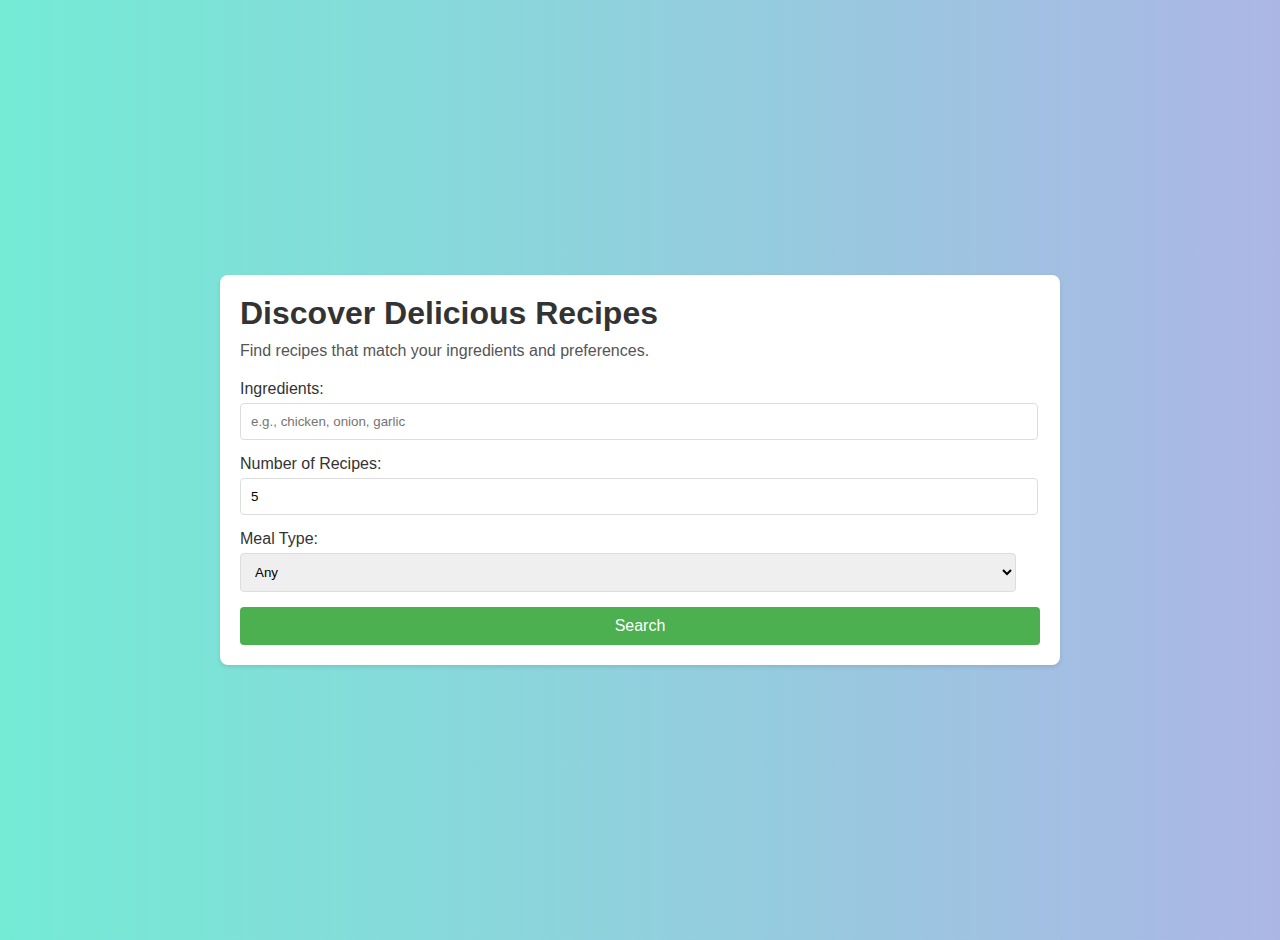
<file: Software dev 2023/index.html>
<!DOCTYPE html>
<html lang="en">
<head>
    <meta charset="UTF-8">
    <meta name="viewport" content="width=device-width, initial-scale=1.0">
    <title>Enhanced Recipe Finder</title>
    <link rel="stylesheet" href="styles.css"> <!-- Link to external CSS file -->
</head>
<body>
    <div class="container">
        <header>
            <h1>Discover Delicious Recipes</h1>
            <p>Find recipes that match your ingredients and preferences.</p>
        </header>

        <form id="search-form">
            <div class="input-group">
                <label for="ingredients">Ingredients:</label>
                <input type="text" id="ingredients" placeholder="e.g., chicken, onion, garlic">
            </div>

            <div class="input-group">
                <label for="num-recipes">Number of Recipes:</label>
                <input type="number" id="num-recipes" min="1" max="10" value="5">
            </div>

            <div class="input-group">
                <label for="meal-type">Meal Type:</label>
                <select id="meal-type">
                    <option value="">Any</option>
                    <option value="breakfast">Breakfast</option>
                    <option value="lunch">Lunch</option>
                    <option value="dinner">Dinner</option>
                    <option value="snack">Snack</option>
                </select>
            </div>

            <button type="submit" class="search-button">Search</button>
        </form>

        <section id="result" class="recipe-container">
            <!-- Search results will be displayed here -->        
        </section>
    </div>
</body>
</html>
</file>
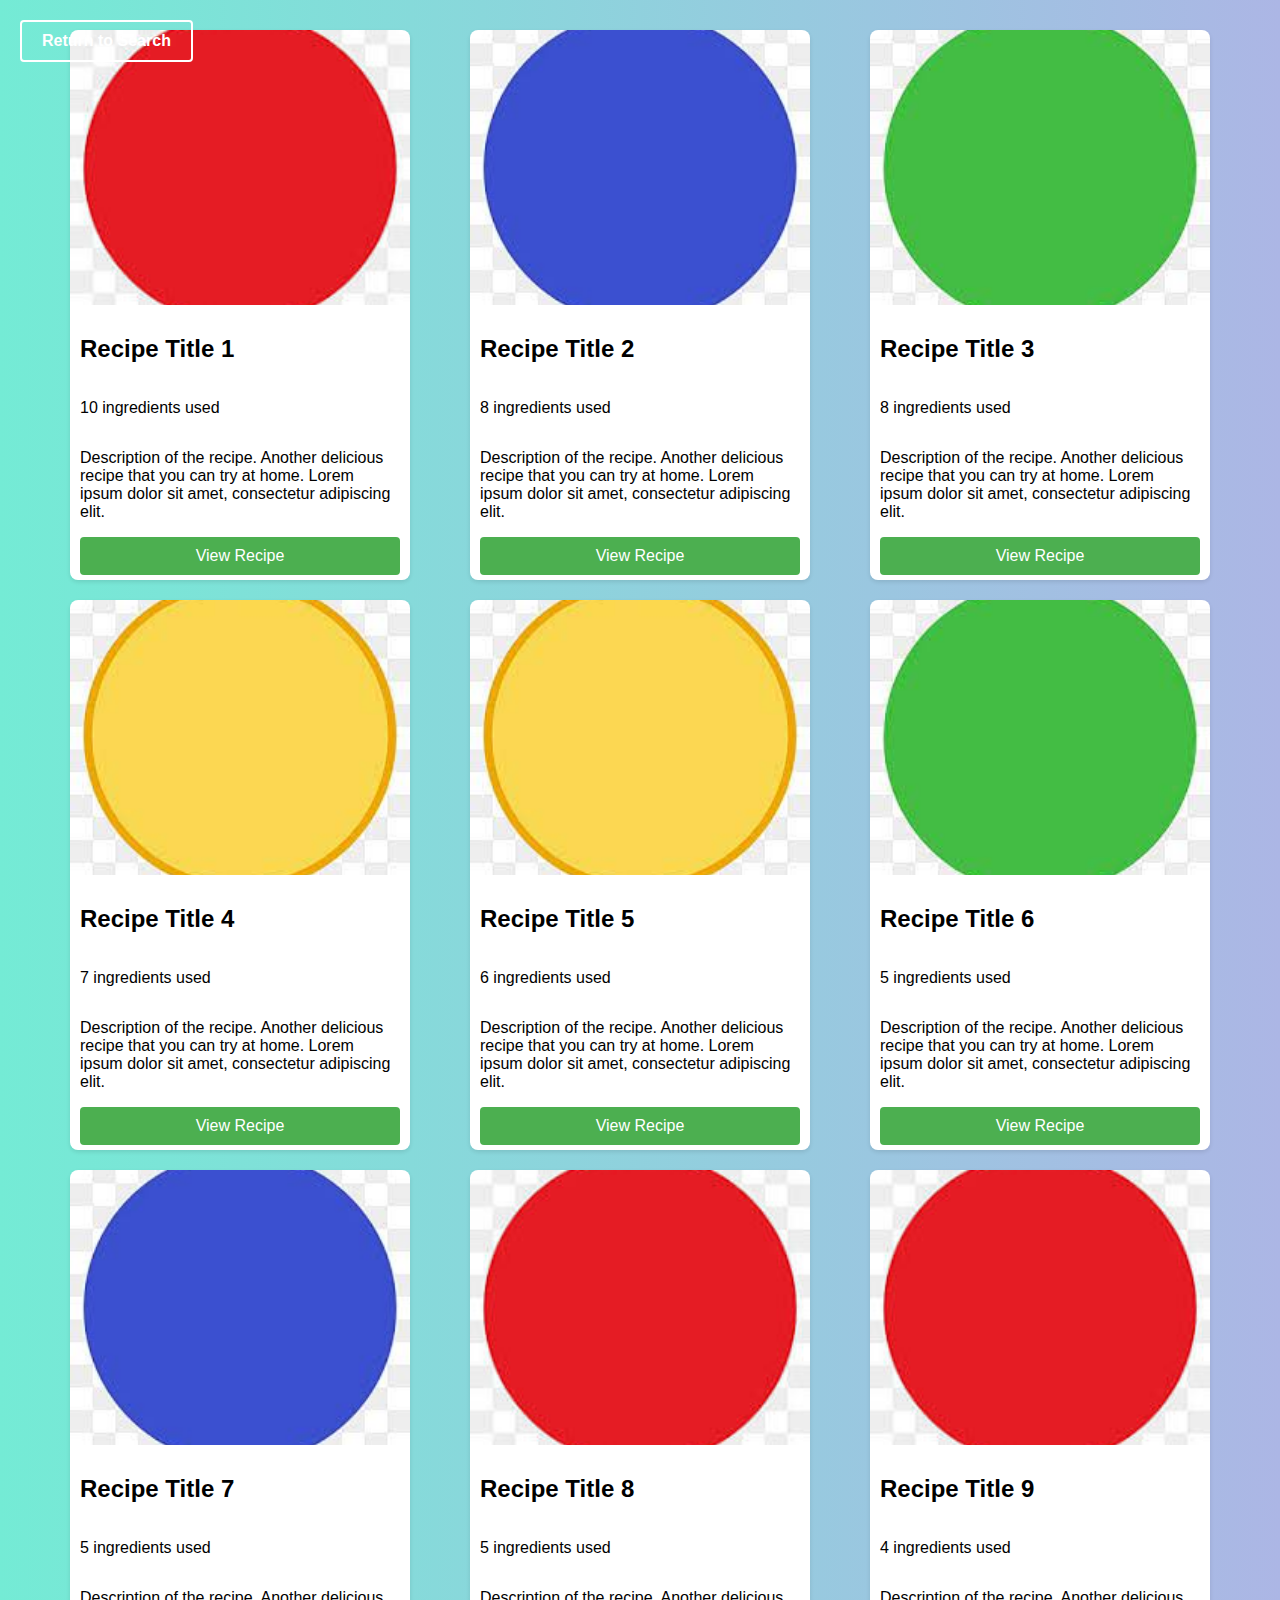
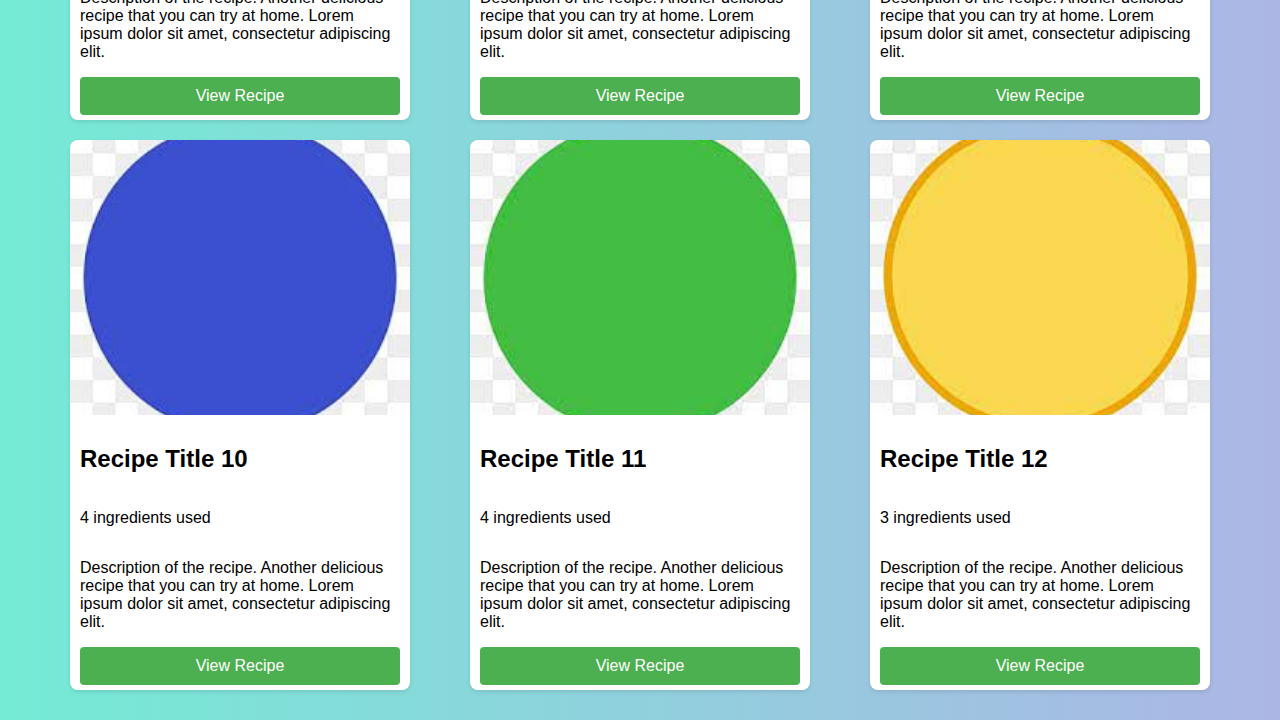
<file: Software dev 2023/results.html>
<!DOCTYPE html>
<html lang="en">
<head>
    <meta charset="UTF-8">
    <meta name="viewport" content="width=device-width, initial-scale=1.0">
    <title>Recipe Cards</title>
    <link rel="stylesheet" href="styles.css"> <!-- Link to external CSS file -->
</head>
<body>

    <button class="return-button">Return to Search</button>

    <div class="recipe-container">
        <div class="recipe-card">
            <div class="recipe-image">
                <img src="image1.jpg" alt="Recipe Image">
            </div>
            <div class="recipe-content">
                <h2>Recipe Title 1</h2>
                <p>10 ingredients used</p>
                <p>Description of the recipe. Another delicious recipe that you can try at home. Lorem ipsum dolor sit amet, consectetur adipiscing elit.</p>
                <button class="view-recipe-button">View Recipe</button>
            </div>
        </div>

        <div class="recipe-card">
            <div class="recipe-image">
                <img src="image2.jpg" alt="Recipe Image">
            </div>
            <div class="recipe-content">
                <h2>Recipe Title 2</h2>
                <p>8 ingredients used</p>
                <p>Description of the recipe. Another delicious recipe that you can try at home. Lorem ipsum dolor sit amet, consectetur adipiscing elit.</p>
                <button class="view-recipe-button">View Recipe</button>
            </div>
        </div>

        <div class="recipe-card">
            <div class="recipe-image">
                <img src="image3.jpg" alt="Recipe Image">
            </div>
            <div class="recipe-content">
                <h2>Recipe Title 3</h2>
                <p>8 ingredients used</p>
                <p>Description of the recipe. Another delicious recipe that you can try at home. Lorem ipsum dolor sit amet, consectetur adipiscing elit.</p>
                <button class="view-recipe-button">View Recipe</button>
            </div>
        </div>

        <div class="recipe-card">
            <div class="recipe-image">
                <img src="image4.jpg" alt="Recipe Image">
            </div>
            <div class="recipe-content">
                <h2>Recipe Title 4</h2>
                <p>7 ingredients used</p>
                <p>Description of the recipe. Another delicious recipe that you can try at home. Lorem ipsum dolor sit amet, consectetur adipiscing elit.</p>
                <button class="view-recipe-button">View Recipe</button>
            </div>
        </div>

        <div class="recipe-card">
            <div class="recipe-image">
                <img src="image4.jpg" alt="Recipe Image">
            </div>
            <div class="recipe-content">
                <h2>Recipe Title 5</h2>
                <p>6 ingredients used</p>
                <p>Description of the recipe. Another delicious recipe that you can try at home. Lorem ipsum dolor sit amet, consectetur adipiscing elit.</p>
                <button class="view-recipe-button">View Recipe</button>
            </div>
        </div>

        <div class="recipe-card">
            <div class="recipe-image">
                <img src="image3.jpg" alt="Recipe Image">
            </div>
            <div class="recipe-content">
                <h2>Recipe Title 6</h2>
                <p>5 ingredients used</p>
                <p>Description of the recipe. Another delicious recipe that you can try at home. Lorem ipsum dolor sit amet, consectetur adipiscing elit.</p>
                <button class="view-recipe-button">View Recipe</button>
            </div>
        </div>

        <div class="recipe-card">
            <div class="recipe-image">
                <img src="image2.jpg" alt="Recipe Image">
            </div>
            <div class="recipe-content">
                <h2>Recipe Title 7</h2>
                <p>5 ingredients used</p>
                <p>Description of the recipe. Another delicious recipe that you can try at home. Lorem ipsum dolor sit amet, consectetur adipiscing elit.</p>
                <button class="view-recipe-button">View Recipe</button>
            </div>
        </div>

        <div class="recipe-card">
            <div class="recipe-image">
                <img src="image1.jpg" alt="Recipe Image">
            </div>
            <div class="recipe-content">
                <h2>Recipe Title 8</h2>
                <p>5 ingredients used</p>
                <p>Description of the recipe. Another delicious recipe that you can try at home. Lorem ipsum dolor sit amet, consectetur adipiscing elit.</p>
                <button class="view-recipe-button">View Recipe</button>
            </div>
        </div>

        <div class="recipe-card">
            <div class="recipe-image">
                <img src="image1.jpg" alt="Recipe Image">
            </div>
            <div class="recipe-content">
                <h2>Recipe Title 9</h2>
                <p>4 ingredients used</p>
                <p>Description of the recipe. Another delicious recipe that you can try at home. Lorem ipsum dolor sit amet, consectetur adipiscing elit.</p>
                <button class="view-recipe-button">View Recipe</button>
            </div>
        </div>

        <div class="recipe-card">
            <div class="recipe-image">
                <img src="image2.jpg" alt="Recipe Image">
            </div>
            <div class="recipe-content">
                <h2>Recipe Title 10</h2>
                <p>4 ingredients used</p>
                <p>Description of the recipe. Another delicious recipe that you can try at home. Lorem ipsum dolor sit amet, consectetur adipiscing elit.</p>
                <button class="view-recipe-button">View Recipe</button>
            </div>
        </div>

        <div class="recipe-card">
            <div class="recipe-image">
                <img src="image3.jpg" alt="Recipe Image">
            </div>
            <div class="recipe-content">
                <h2>Recipe Title 11</h2>
                <p>4 ingredients used</p>
                <p>Description of the recipe. Another delicious recipe that you can try at home. Lorem ipsum dolor sit amet, consectetur adipiscing elit.</p>
                <button class="view-recipe-button">View Recipe</button>
            </div>
        </div>

        <div class="recipe-card">
            <div class="recipe-image">
                <img src="image4.jpg" alt="Recipe Image">
            </div>
            <div class="recipe-content">
                <h2>Recipe Title 12</h2>
                <p>3 ingredients used</p>
                <p>Description of the recipe. Another delicious recipe that you can try at home. Lorem ipsum dolor sit amet, consectetur adipiscing elit.</p>
                <button class="view-recipe-button">View Recipe</button>
            </div>
        </div>

        <!-- Add more recipe cards as needed -->
    </div>
    
</body>
</html>
</file>
<file: Software dev 2023/styles.css>
body {
    font-family: Arial, sans-serif;
    background: linear-gradient(to right, #74ebd5, #acb6e5);
    margin: 0;
    padding: 20px;
    display: flex;
    justify-content: center;
    align-items: center;
    min-height: 100vh;
}

.return-button {
    background-color: transparent;
    color: white;
    padding: 10px 20px;
    border: 2px solid white;
    border-radius: 4px;
    cursor: pointer;
    font-size: 16px;
    font-weight: bold;
    position: absolute;
    top: 20px;
    left: 20px;
}

.return-button:hover {
    background-color: white;
    color: black;
    border: 2px solid black;
}

.recipe-container {
    display: flex;
    flex-wrap: wrap;
    justify-content: space-around;
    max-width: 1200px;
    margin: 0 auto;
}

.recipe-card {
    width: calc(30% - 20px); /* Adjusted width for better visibility */
    height: 550px; /* Increased height for better visibility */
    border-radius: 8px;
    overflow: hidden;
    box-shadow: 0 2px 4px rgba(0, 0, 0, 0.1);
    margin: 10px;
}

.recipe-image {
    height: 50%;
    overflow: hidden;
}

.recipe-image img {
    width: 100%;
    height: 100%;
    object-fit: cover;
}

.recipe-content {
    height: 50%;
    padding: 10px;
    box-sizing: border-box;
    display: flex;
    flex-direction: column;
    justify-content: space-between;
    background-color: #fff;
}

.recipe h2 {
    color: #333;
    margin: 10px 0;
}

.recipe p {
    color: #555;
    margin: 0;
}

.recipe-ingredients {
    color: #777;
    margin-top: 10px;
}

.view-recipe-button {
    background-color: #4caf50;
    color: white;
    padding: 10px 20px;
    border: none;
    border-radius: 4px;
    cursor: pointer;
    width: 100%;
    font-size: 16px;
}

.view-recipe-button:hover {
    background-color: #45a049;
}

.container {
    width: 90%;
    max-width: 800px;
    background: #fff;
    padding: 20px;
    border-radius: 8px;
    box-shadow: 0 2px 4px rgba(0, 0, 0, 0.1);
}

header h1 {
    color: #333;
    margin: 0;
    font-size: 2em;
}

header p {
    color: #555;
    margin: 10px 0 20px;
}

.input-group {
    margin-bottom: 15px;
}

label {
    display: block;
    margin-bottom: 5px;
    color: #333;
}

input[type="text"], input[type="number"], select {
    width: 97%;
    padding: 10px;
    border: 1px solid #ddd;
    border-radius: 4px;
}

.search-button {
    background-color: #4caf50;
    color: white;
    padding: 10px 20px;
    border: none;
    border-radius: 4px;
    cursor: pointer;
    width: 100%;
    font-size: 16px;
}

.search-button:hover {
    background-color: #45a049;
}
</file>
